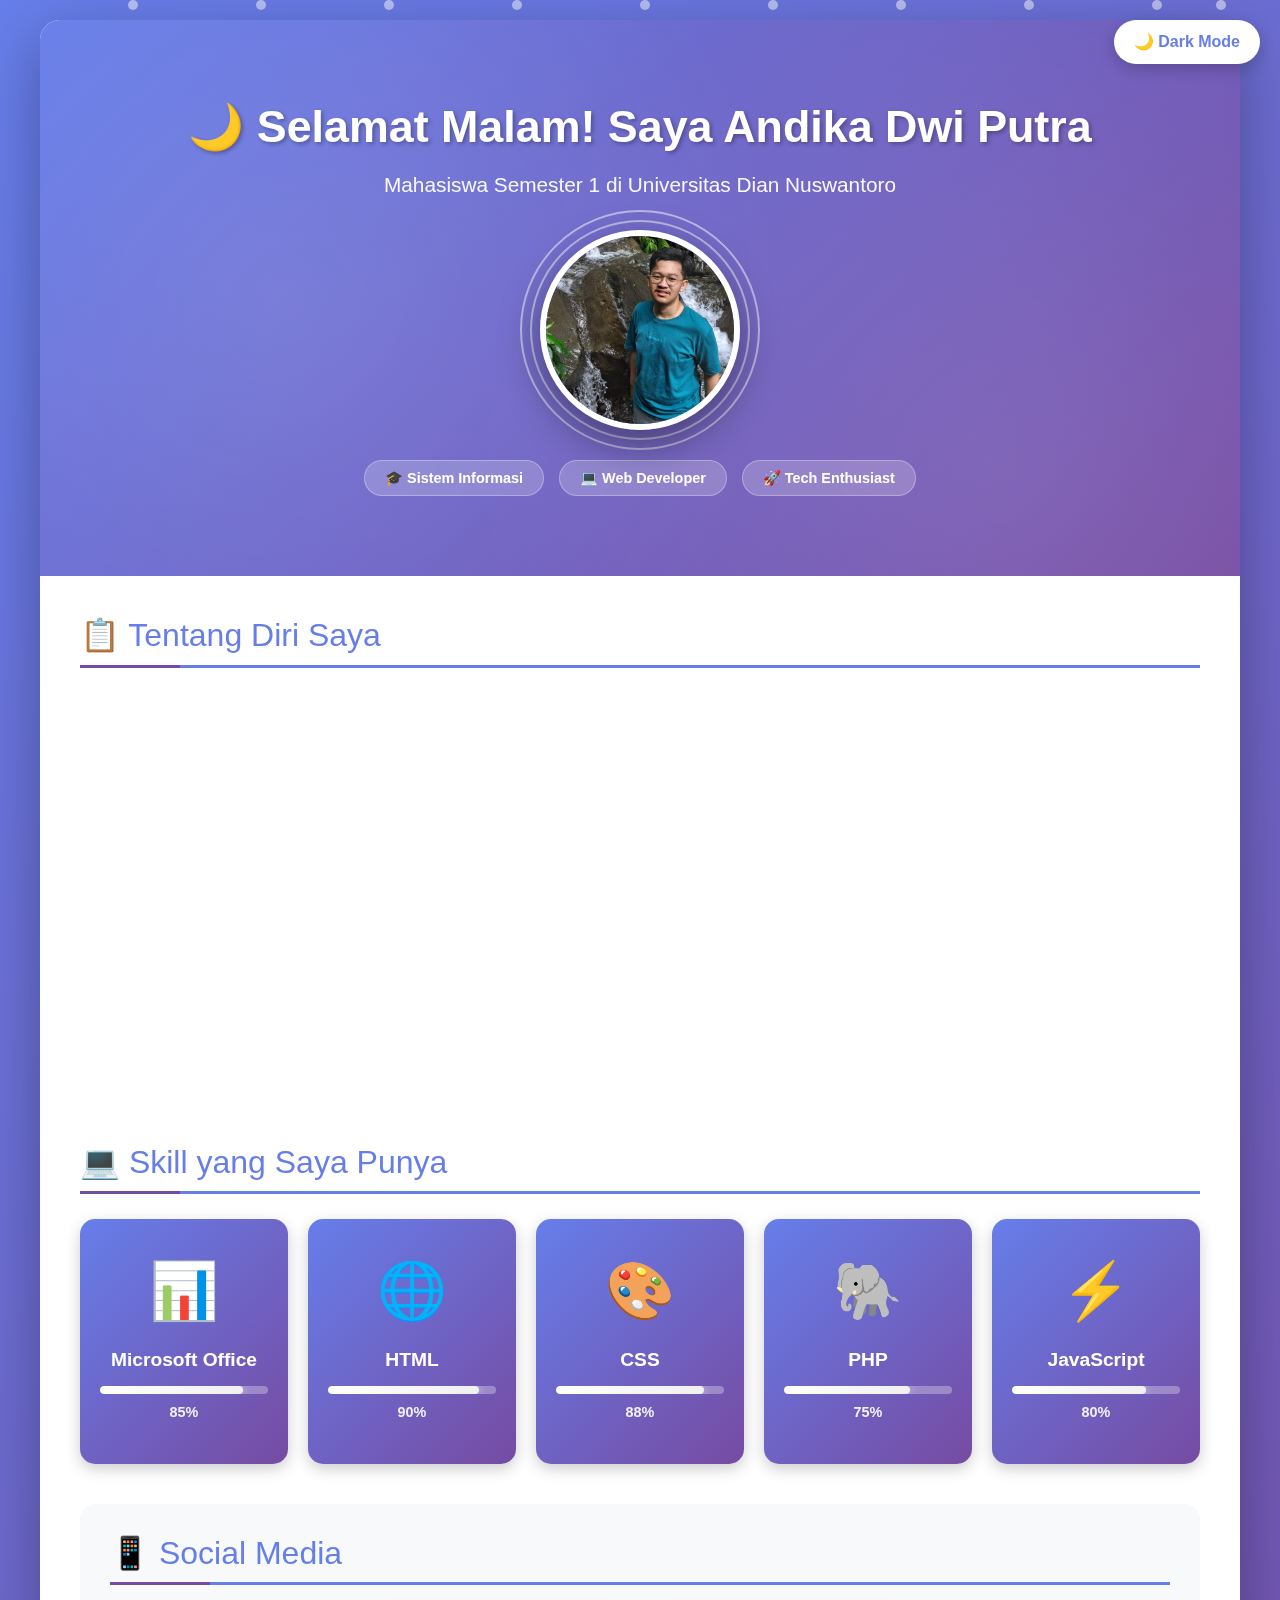
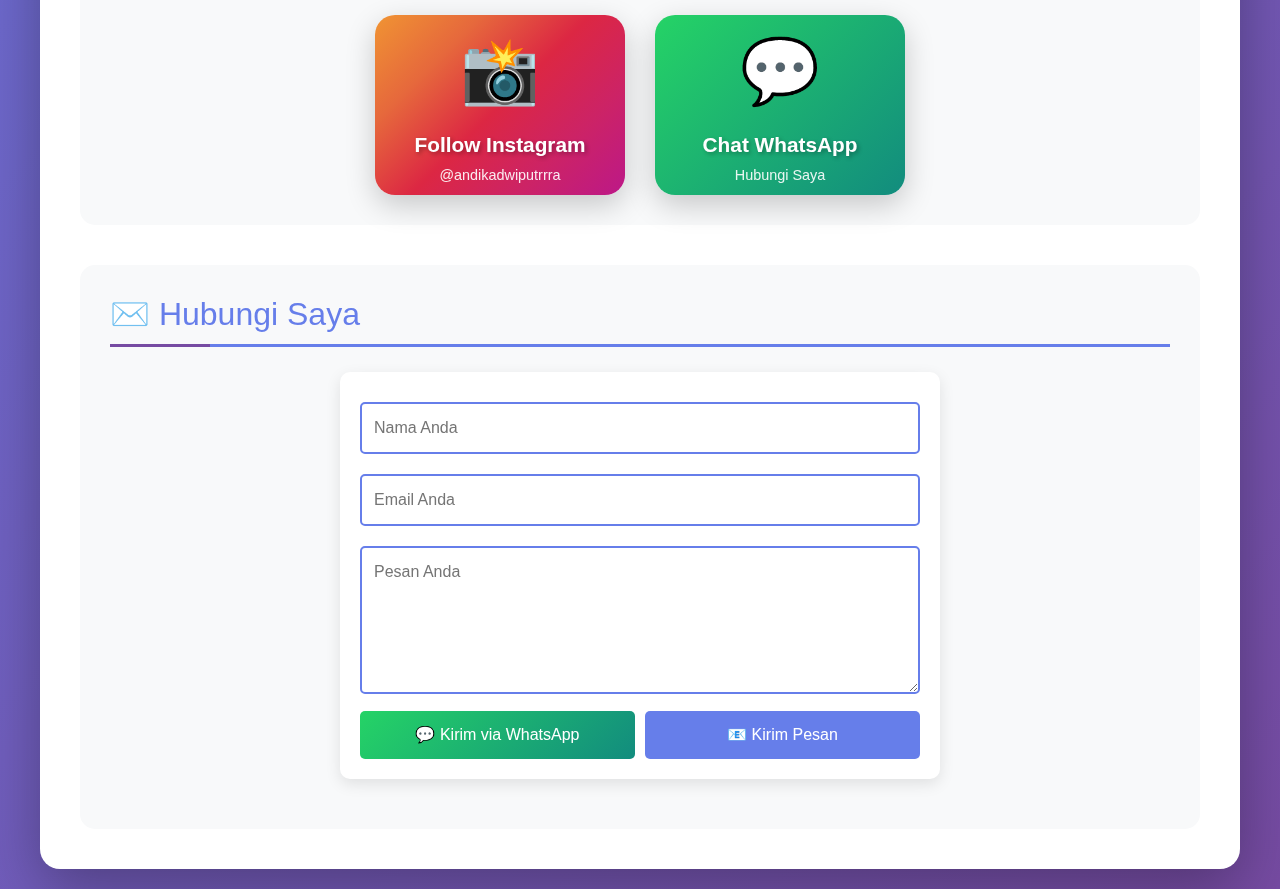
<file: index.html>
<!DOCTYPE html>
<html lang="en">
<head>
    <meta charset="UTF-8">
    <meta name="viewport" content="width=device-width, initial-scale=1.0">
    <title>PORTOFOLIO ANDIKA DWI PUTRA</title>
    
   
    <link href="https://cdnjs.cloudflare.com/ajax/libs/bootstrap/5.3.0/css/bootstrap.min.css" rel="stylesheet">
    
    <link rel="stylesheet" href="style.css">
</head>
<body>
    <!-- Floating Particles Background -->
    <div class="particles">
        <div class="particle"></div>
        <div class="particle"></div>
        <div class="particle"></div>
        <div class="particle"></div>
        <div class="particle"></div>
        <div class="particle"></div>
        <div class="particle"></div>
        <div class="particle"></div>
        <div class="particle"></div>
        <div class="particle"></div>
    </div>

    <button class="theme-toggle" onclick="toggleTheme()">🌙 Dark Mode</button>

    <div class="container-custom">
       
        <div class="hero-section">
            <div class="hero-overlay"></div>
            <div class="hero-content">
                <h1 id="greeting" class="glowing-text">Halo nama saya Andika Dwi Putra</h1>
                <p class="typing-effect">Mahasiswa Semester 1 di Universitas Dian Nuswantoro</p>
                <div class="profile-container">
                    <img src="andika.jpg" alt="foto andika" class="profile-img" id="profileImg">
                    <div class="profile-ring"></div>
                    <div class="profile-ring-2"></div>
                </div>
                <div class="hero-badges">
                    <span class="badge">🎓 Sistem Informasi</span>
                    <span class="badge">💻 Web Developer</span>
                    <span class="badge">🚀 Tech Enthusiast</span>
                </div>
            </div>
        </div>
        <div class="content-section">
            <h2 class="section-title animated-title">📋 Tentang Diri Saya</h2>
            <div class="info-card-container">
                <div class="info-card">
                    <div class="info-icon">👤</div>
                    <div class="info-label">Nama</div>
                    <div class="info-value">Andika Dwi Putra</div>
                </div>
                <div class="info-card">
                    <div class="info-icon">🎫</div>
                    <div class="info-label">NIM</div>
                    <div class="info-value">A12.2024.07164</div>
                </div>
                <div class="info-card">
                    <div class="info-icon">📚</div>
                    <div class="info-label">Program Studi</div>
                    <div class="info-value">Sistem Informasi</div>
                </div>
                <div class="info-card">
                    <div class="info-icon">🏛️</div>
                    <div class="info-label">Universitas</div>
                    <div class="info-value">Dian Nuswantoro</div>
                </div>
                <div class="info-card">
                    <div class="info-icon">📧</div>
                    <div class="info-label">Email</div>
                    <div class="info-value">andikaputradwi006@gmail.com</div>
                </div>
            </div>

            <table class="info-table" style="display: none;">
                <tr>
                    <th>Nama</th>
                    <td>Andika Dwi Putra</td>
                </tr>
                <tr>
                    <th>NIM</th>
                    <td>A12.2024.07164</td>
                </tr>
                <tr>
                    <th>Program Studi</th>
                    <td>Sistem Informasi</td>
                </tr>
                <tr>
                    <th>Universitas</th>
                    <td>Universitas Dian Nuswantoro</td>
                </tr>
                <tr>
                    <th>Email</th>
                    <td>andikaputradwi006@gmail.com</td>
                </tr>
            </table>

            <!-- SKILLS SECTION -->
            <h2 class="section-title animated-title">💻 Skill yang Saya Punya</h2>
            <div class="skills-container">
                <div class="skill-card skill-card-enhanced" onclick="showSkillInfo('Microsoft Office')">
                    <div class="skill-icon">📊</div>
                    <h4>Microsoft Office</h4>
                    <div class="skill-bar">
                        <div class="skill-progress" data-progress="85"></div>
                    </div>
                    <span class="skill-level">85%</span>
                </div>
                <div class="skill-card skill-card-enhanced" onclick="showSkillInfo('HTML')">
                    <div class="skill-icon">🌐</div>
                    <h4>HTML</h4>
                    <div class="skill-bar">
                        <div class="skill-progress" data-progress="90"></div>
                    </div>
                    <span class="skill-level">90%</span>
                </div>
                <div class="skill-card skill-card-enhanced" onclick="showSkillInfo('CSS')">
                    <div class="skill-icon">🎨</div>
                    <h4>CSS</h4>
                    <div class="skill-bar">
                        <div class="skill-progress" data-progress="88"></div>
                    </div>
                    <span class="skill-level">88%</span>
                </div>
                <div class="skill-card skill-card-enhanced" onclick="showSkillInfo('PHP')">
                    <div class="skill-icon">🐘</div>
                    <h4>PHP</h4>
                    <div class="skill-bar">
                        <div class="skill-progress" data-progress="75"></div>
                    </div>
                    <span class="skill-level">75%</span>
                </div>
                <div class="skill-card skill-card-enhanced" onclick="showSkillInfo('JavaScript')">
                    <div class="skill-icon">⚡</div>
                    <h4>JavaScript</h4>
                    <div class="skill-bar">
                        <div class="skill-progress" data-progress="80"></div>
                    </div>
                    <span class="skill-level">80%</span>
                </div>
            </div>

            <div class="interactive-section">
                <h2 class="section-title animated-title">📱 Social Media</h2>
                <div class="social-media-container">
                    <a href="https://www.instagram.com/andikadwiputrrra" target="_blank" class="animated-social-btn instagram-btn" id="instagramBtn">
                        <span class="icon">📸</span>
                        <span class="text">Follow Instagram</span>
                        <span class="follower-count">@andikadwiputrrra</span>
                    </a>
                    <a href="https://wa.me/6281215276475" target="_blank" class="animated-social-btn whatsapp-btn" id="whatsappBtn">
                        <span class="icon">💬</span>
                        <span class="text">Chat WhatsApp</span>
                        <span class="follower-count">Hubungi Saya</span>
                    </a>
                </div>
            </div>

            
            <div class="interactive-section">
                <h2 class="section-title animated-title">✉️ Hubungi Saya</h2>
                <form class="contact-form" onsubmit="handleSubmit(event)">
                    <input type="text" id="contactName" placeholder="Nama Anda" required>
                    <input type="email" id="contactEmail" placeholder="Email Anda" required>
                    <textarea id="contactMessage" rows="5" placeholder="Pesan Anda" required></textarea>
                    
                    <div style="display: flex; gap: 10px; flex-wrap: wrap;">
                        <button type="button" onclick="sendViaWhatsApp()" style="flex: 1; min-width: 200px; background: linear-gradient(135deg, #25D366 0%, #128C7E 100%);">
                            💬 Kirim via WhatsApp
                        </button>
                        <button type="submit" style="flex: 1; min-width: 200px;">
                            📧 Kirim Pesan
                        </button>
                    </div>
                </form>
                <div class="result" id="resultContact"></div>
            </div>
        </div>
    </div>

    <script src="https://cdnjs.cloudflare.com/ajax/libs/bootstrap/5.3.0/js/bootstrap.bundle.min.js"></script>
    
    <script src="script.js"></script>
</body>
</html>
</file>
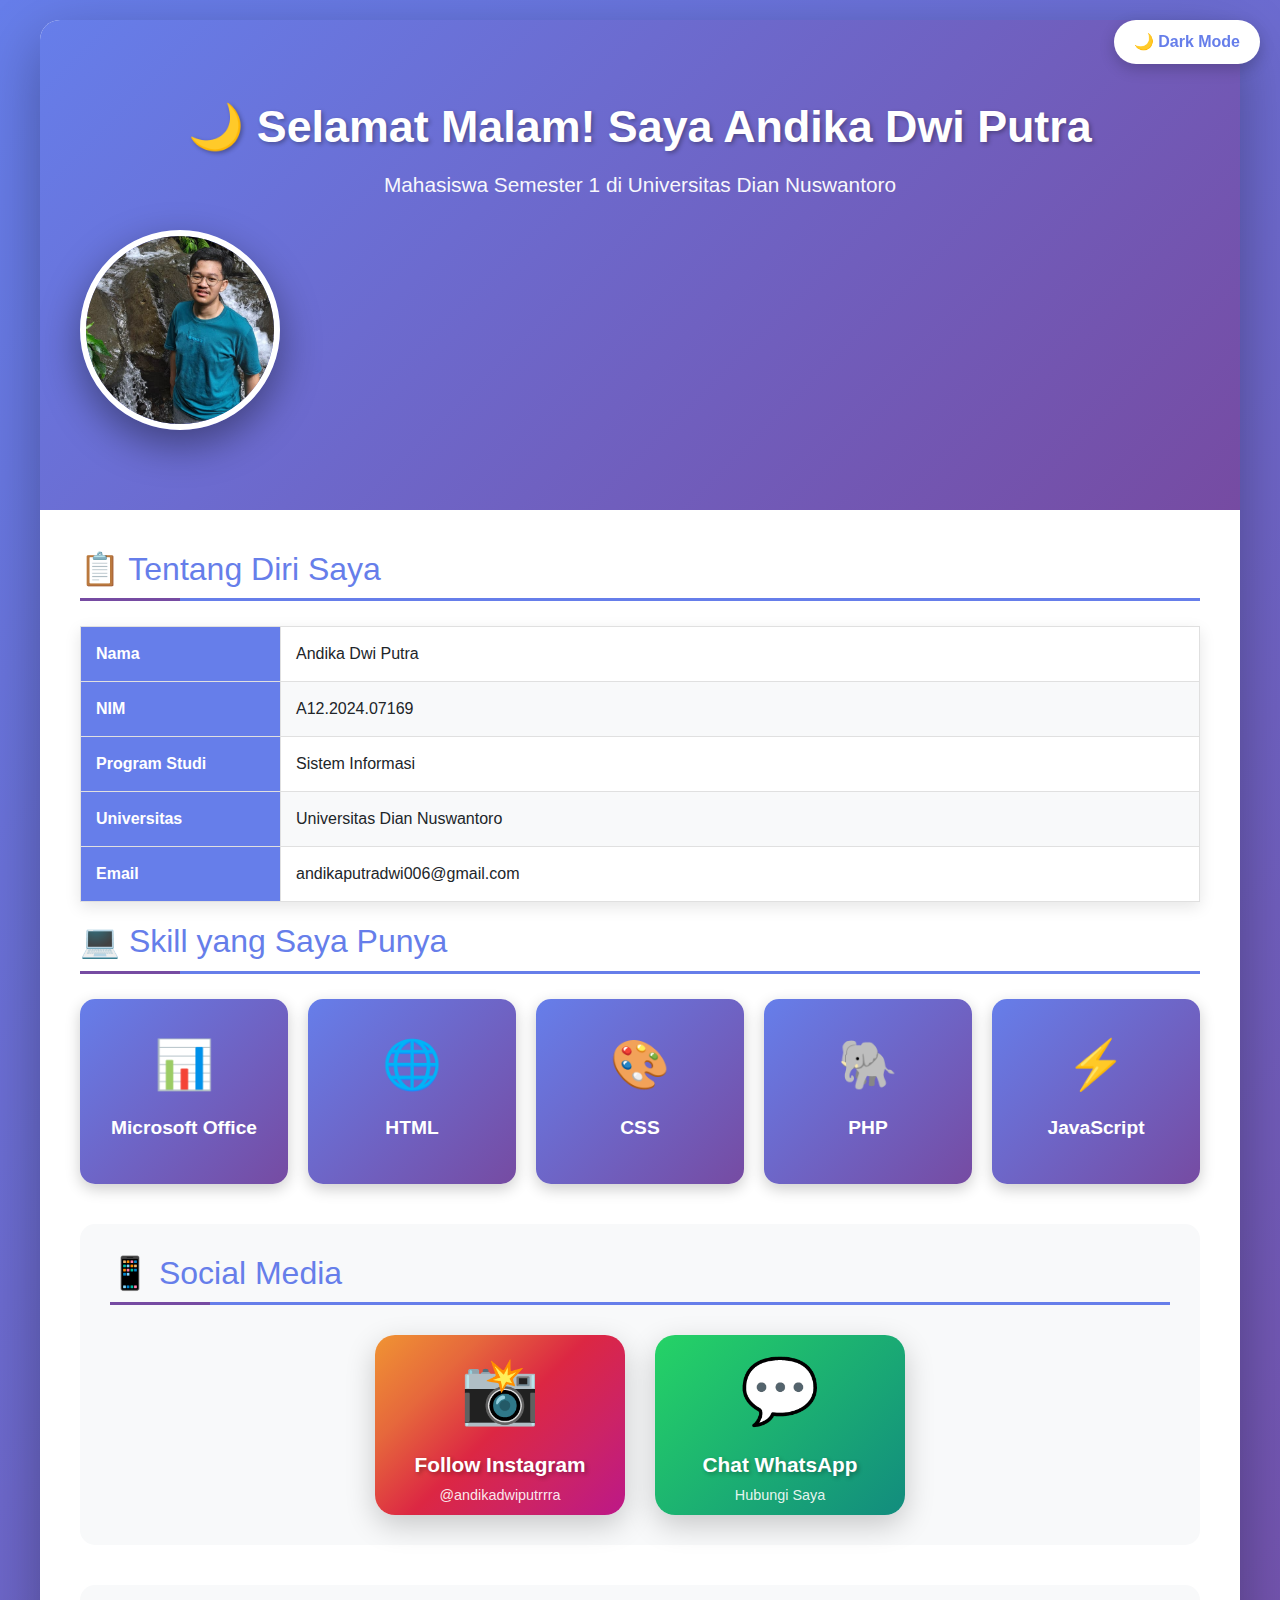
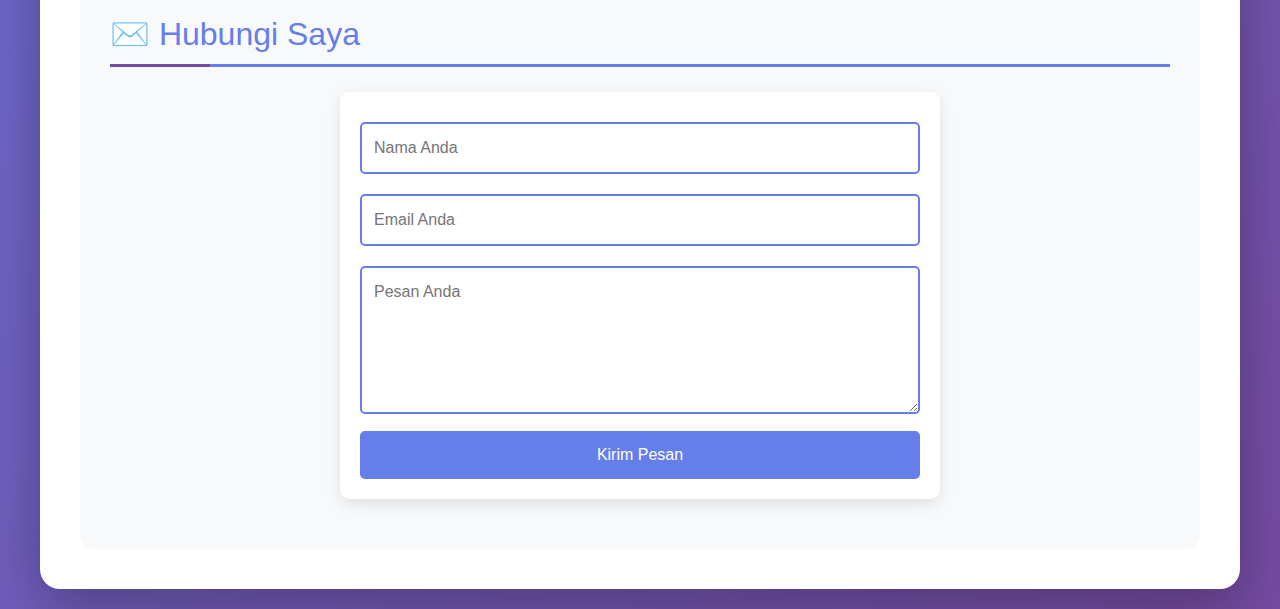
<file: andikaa.html>
<!DOCTYPE html>
<html lang="en">
<head>
    <meta charset="UTF-8">
    <meta name="viewport" content="width=device-width, initial-scale=1.0">
    <title>PORTOFOLIO ANDIKA DWI PUTRA</title>
    
   
    <link href="https://cdnjs.cloudflare.com/ajax/libs/bootstrap/5.3.0/css/bootstrap.min.css" rel="stylesheet">
    
    <link rel="stylesheet" href="style.css">
</head>
<body>
 
    <button class="theme-toggle" onclick="toggleTheme()">🌙 Dark Mode</button>

    <div class="container-custom">
       
        <div class="hero-section">
            <h1 id="greeting">Halo nama saya Andika Dwi Putra</h1>
            <p>Mahasiswa Semester 1 di Universitas Dian Nuswantoro</p>
            <img src="andika.jpg" alt="foto andika" class="profile-img" id="profileImg">
            <div>
            </div>
        </div>
        <div class="content-section">
            <h2 class="section-title">📋 Tentang Diri Saya</h2>
            <table class="info-table">
                <tr>
                    <th>Nama</th>
                    <td>Andika Dwi Putra</td>
                </tr>
                <tr>
                    <th>NIM</th>
                    <td>A12.2024.07169</td>
                </tr>
                <tr>
                    <th>Program Studi</th>
                    <td>Sistem Informasi</td>
                </tr>
                <tr>
                    <th>Universitas</th>
                    <td>Universitas Dian Nuswantoro</td>
                </tr>
                <tr>
                    <th>Email</th>
                    <td>andikaputradwi006@gmail.com</td>
                </tr>
            </table>

            <!-- SKILLS SECTION -->
            <h2 class="section-title">💻 Skill yang Saya Punya</h2>
            <div class="skills-container">
                <div class="skill-card" onclick="showSkillInfo('Microsoft Office')">
                    <div style="font-size: 3rem;">📊</div>
                    <h4>Microsoft Office</h4>
                </div>
                <div class="skill-card" onclick="showSkillInfo('HTML')">
                    <div style="font-size: 3rem;">🌐</div>
                    <h4>HTML</h4>
                </div>
                <div class="skill-card" onclick="showSkillInfo('CSS')">
                    <div style="font-size: 3rem;">🎨</div>
                    <h4>CSS</h4>
                </div>
                <div class="skill-card" onclick="showSkillInfo('PHP')">
                    <div style="font-size: 3rem;">🐘</div>
                    <h4>PHP</h4>
                </div>
                <div class="skill-card" onclick="showSkillInfo('JavaScript')">
                    <div style="font-size: 3rem;">⚡</div>
                    <h4>JavaScript</h4>
                </div>
            </div>

            <div class="interactive-section">
                <h2 class="section-title">📱 Social Media</h2>
                <div class="social-media-container">
                    <a href="https://www.instagram.com/andikadwiputrrra" target="_blank" class="animated-social-btn instagram-btn" id="instagramBtn">
                        <span class="icon">📸</span>
                        <span class="text">Follow Instagram</span>
                        <span class="follower-count">@andikadwiputrrra</span>
                    </a>
                    <a href="https://wa.me/6281215276475" target="_blank" class="animated-social-btn whatsapp-btn" id="whatsappBtn">
                        <span class="icon">💬</span>
                        <span class="text">Chat WhatsApp</span>
                        <span class="follower-count">Hubungi Saya</span>
                    </a>
                </div>
            </div>

            
            <div class="interactive-section">
                <h2 class="section-title">✉️ Hubungi Saya</h2>
                <form class="contact-form" onsubmit="handleSubmit(event)">
                    <input type="text" id="contactName" placeholder="Nama Anda" required>
                    <input type="email" id="contactEmail" placeholder="Email Anda" required>
                    <textarea id="contactMessage" rows="5" placeholder="Pesan Anda" required></textarea>
                    <button type="submit">Kirim Pesan</button>
                </form>
                <div class="result" id="resultContact"></div>
            </div>
        </div>
    </div>

    <script src="https://cdnjs.cloudflare.com/ajax/libs/bootstrap/5.3.0/js/bootstrap.bundle.min.js"></script>
    
    <script src="script.js"></script>
</body>
</html>
</file>
<file: style.css>
* {
    margin: 0;
    padding: 0;
    box-sizing: border-box;
}

body {
    font-family: 'Segoe UI', Tahoma, Geneva, Verdana, sans-serif;
    background: linear-gradient(135deg, #667eea 0%, #764ba2 100%);
    min-height: 100vh;
    padding: 20px;
    position: relative;
    overflow-x: hidden;
}

/* Floating Particles */
.particles {
    position: fixed;
    top: 0;
    left: 0;
    width: 100%;
    height: 100%;
    overflow: hidden;
    pointer-events: none;
    z-index: 0;
}

.particle {
    position: absolute;
    width: 10px;
    height: 10px;
    background: rgba(255, 255, 255, 0.5);
    border-radius: 50%;
    animation: float 15s infinite ease-in-out;
}

.particle:nth-child(1) { left: 10%; animation-delay: 0s; animation-duration: 12s; }
.particle:nth-child(2) { left: 20%; animation-delay: 2s; animation-duration: 15s; }
.particle:nth-child(3) { left: 30%; animation-delay: 4s; animation-duration: 10s; }
.particle:nth-child(4) { left: 40%; animation-delay: 1s; animation-duration: 13s; }
.particle:nth-child(5) { left: 50%; animation-delay: 3s; animation-duration: 14s; }
.particle:nth-child(6) { left: 60%; animation-delay: 5s; animation-duration: 11s; }
.particle:nth-child(7) { left: 70%; animation-delay: 2s; animation-duration: 16s; }
.particle:nth-child(8) { left: 80%; animation-delay: 4s; animation-duration: 12s; }
.particle:nth-child(9) { left: 90%; animation-delay: 1s; animation-duration: 15s; }
.particle:nth-child(10) { left: 95%; animation-delay: 3s; animation-duration: 13s; }

@keyframes float {
    0% {
        transform: translateY(100vh) scale(0);
        opacity: 0;
    }
    10% {
        opacity: 1;
    }
    90% {
        opacity: 1;
    }
    100% {
        transform: translateY(-100vh) scale(1);
        opacity: 0;
    }
}

.container-custom {
    max-width: 1200px;
    margin: 0 auto;
    background: white;
    border-radius: 20px;
    box-shadow: 0 20px 60px rgba(0, 0, 0, 0.3);
    overflow: hidden;
    position: relative;
    z-index: 1;
}
.hero-section {
    background: linear-gradient(135deg, #667eea 0%, #764ba2 100%);
    color: white;
    padding: 80px 40px;
    text-align: center;
    position: relative;
    overflow: hidden;
}

.hero-overlay {
    position: absolute;
    top: 0;
    left: 0;
    right: 0;
    bottom: 0;
    background: 
        radial-gradient(circle at 20% 50%, rgba(255, 255, 255, 0.1) 0%, transparent 50%),
        radial-gradient(circle at 80% 80%, rgba(255, 255, 255, 0.1) 0%, transparent 50%);
    pointer-events: none;
}

.hero-content {
    position: relative;
    z-index: 1;
}

.hero-section h1 {
    font-size: 2.8rem;
    margin-bottom: 15px;
    animation: fadeInDown 1s ease;
    font-weight: 700;
    text-shadow: 2px 2px 4px rgba(0, 0, 0, 0.3);
}

.glowing-text {
    animation: glow 2s ease-in-out infinite alternate;
}

@keyframes glow {
    from {
        text-shadow: 0 0 10px #fff, 0 0 20px #fff, 0 0 30px #667eea;
    }
    to {
        text-shadow: 0 0 20px #fff, 0 0 30px #764ba2, 0 0 40px #764ba2;
    }
}

.hero-section p {
    font-size: 1.3rem;
    opacity: 0.95;
    animation: fadeInUp 1s ease;
    margin-bottom: 30px;
}

.hero-badges {
    display: flex;
    gap: 15px;
    justify-content: center;
    flex-wrap: wrap;
    margin-top: 30px;
}

.badge {
    background: rgba(255, 255, 255, 0.2);
    backdrop-filter: blur(10px);
    padding: 10px 20px;
    border-radius: 20px;
    font-size: 0.9rem;
    font-weight: 600;
    border: 1px solid rgba(255, 255, 255, 0.3);
    transition: all 0.3s ease;
}

.badge:hover {
    background: rgba(255, 255, 255, 0.3);
    transform: translateY(-5px);
}

@keyframes fadeInDown {
    from {
        opacity: 0;
        transform: translateY(-30px);
    }
    to {
        opacity: 1;
        transform: translateY(0);
    }
}

@keyframes fadeInUp {
    from {
        opacity: 0;
        transform: translateY(30px);
    }
    to {
        opacity: 1;
        transform: translateY(0);
    }
}

@keyframes pulse {
    0%, 100% {
        transform: scale(1);
        box-shadow: 0 10px 30px rgba(0, 0, 0, 0.2);
    }
    50% {
        transform: scale(1.05);
        box-shadow: 0 15px 40px rgba(0, 0, 0, 0.3);
    }
}

@keyframes bounce {
    0%, 100% {
        transform: translateY(0);
    }
    50% {
        transform: translateY(-10px);
    }
}

@keyframes rotate {
    0% {
        transform: rotate(0deg);
    }
    100% {
        transform: rotate(360deg);
    }
}

.profile-container {
    position: relative;
    width: 200px;
    height: 200px;
    margin: 30px auto;
}

.profile-img {
    width: 200px;
    height: 200px;
    border-radius: 50%;
    border: 6px solid white;
    display: block;
    box-shadow: 0 15px 40px rgba(0, 0, 0, 0.4);
    transition: all 0.5s ease;
    position: relative;
    z-index: 2;
    object-fit: cover;
}

.profile-img:hover {
    transform: scale(1.1) rotate(5deg);
    box-shadow: 0 20px 50px rgba(0, 0, 0, 0.5);
}

.profile-ring,
.profile-ring-2 {
    position: absolute;
    top: 50%;
    left: 50%;
    transform: translate(-50%, -50%);
    border-radius: 50%;
    border: 2px solid rgba(255, 255, 255, 0.5);
    pointer-events: none;
}

.profile-ring {
    width: 220px;
    height: 220px;
    animation: ringPulse 2s infinite ease-in-out;
}

.profile-ring-2 {
    width: 240px;
    height: 240px;
    animation: ringPulse 2s infinite ease-in-out 1s;
}

@keyframes ringPulse {
    0%, 100% {
        transform: translate(-50%, -50%) scale(1);
        opacity: 1;
    }
    50% {
        transform: translate(-50%, -50%) scale(1.1);
        opacity: 0.5;
    }
}

.social-btn {
    display: inline-block;
    margin-top: 20px;
    padding: 12px 30px;
    background: white;
    color: #667eea;
    text-decoration: none;
    border-radius: 25px;
    font-weight: bold;
    transition: all 0.3s ease;
}

.social-btn:hover {
    background: #764ba2;
    color: white;
    transform: translateY(-3px);
    box-shadow: 0 10px 20px rgba(0, 0, 0, 0.2);
}

.content-section {
    padding: 40px;
}

.section-title {
    color: #667eea;
    font-size: 2rem;
    margin-bottom: 25px;
    padding-bottom: 10px;
    border-bottom: 3px solid #667eea;
    position: relative;
}

.animated-title {
    animation: slideInLeft 0.8s ease;
}

@keyframes slideInLeft {
    from {
        opacity: 0;
        transform: translateX(-50px);
    }
    to {
        opacity: 1;
        transform: translateX(0);
    }
}

.section-title::after {
    content: '';
    position: absolute;
    bottom: -3px;
    left: 0;
    width: 100px;
    height: 3px;
    background: #764ba2;
    animation: borderGrow 1s ease;
}

@keyframes borderGrow {
    from { width: 0; }
    to { width: 100px; }
}
.info-table {
    width: 100%;
    margin: 20px 0;
    border-collapse: collapse;
    box-shadow: 0 5px 15px rgba(0, 0, 0, 0.1);
}

.info-table th,
.info-table td {
    padding: 15px;
    text-align: left;
    border: 1px solid #e0e0e0;
}

.info-table th {
    background: #667eea;
    color: white;
    font-weight: 600;
    width: 200px;
}

.info-table tr:nth-child(even) {
    background: #f8f9fa;
}

.info-table tr:hover {
    background: #e7f3ff;
    transition: background 0.3s ease;
}

/* Info Cards - Modern Alternative to Table */
.info-card-container {
    display: grid;
    grid-template-columns: repeat(auto-fit, minmax(280px, 1fr));
    gap: 25px;
    margin: 30px 0;
}

.info-card {
    background: linear-gradient(135deg, #ffffff 0%, #f8f9fa 100%);
    padding: 30px;
    border-radius: 15px;
    box-shadow: 0 5px 20px rgba(0, 0, 0, 0.1);
    transition: all 0.4s ease;
    border: 2px solid transparent;
    position: relative;
    overflow: hidden;
}

.info-card::before {
    content: '';
    position: absolute;
    top: 0;
    left: 0;
    width: 100%;
    height: 4px;
    background: linear-gradient(90deg, #667eea, #764ba2);
    transform: scaleX(0);
    transition: transform 0.4s ease;
}

.info-card:hover::before {
    transform: scaleX(1);
}

.info-card:hover {
    transform: translateY(-10px);
    box-shadow: 0 15px 40px rgba(102, 126, 234, 0.3);
    border-color: #667eea;
}

.info-icon {
    font-size: 2.5rem;
    margin-bottom: 15px;
    animation: bounce 2s infinite;
}

.info-label {
    font-size: 0.9rem;
    color: #667eea;
    font-weight: 600;
    text-transform: uppercase;
    letter-spacing: 1px;
    margin-bottom: 8px;
}

.info-value {
    font-size: 1.1rem;
    color: #333;
    font-weight: 500;
}

.skills-container {
    display: grid;
    grid-template-columns: repeat(auto-fit, minmax(200px, 1fr));
    gap: 20px;
    margin-top: 20px;
}

.skill-card {
    background: linear-gradient(135deg, #667eea 0%, #764ba2 100%);
    color: white;
    padding: 30px 20px;
    border-radius: 15px;
    text-align: center;
    cursor: pointer;
    transition: all 0.4s ease;
    box-shadow: 0 5px 15px rgba(0, 0, 0, 0.2);
    position: relative;
    overflow: hidden;
}

.skill-card::before {
    content: '';
    position: absolute;
    top: 0;
    left: -100%;
    width: 100%;
    height: 100%;
    background: linear-gradient(90deg, transparent, rgba(255, 255, 255, 0.2), transparent);
    transition: left 0.5s ease;
}

.skill-card:hover::before {
    left: 100%;
}

.skill-card:hover {
    transform: translateY(-15px) scale(1.05);
    box-shadow: 0 20px 40px rgba(102, 126, 234, 0.4);
}

.skill-card-enhanced {
    padding-bottom: 40px;
}

.skill-icon {
    font-size: 3.5rem;
    margin-bottom: 15px;
    animation: bounce 2s infinite;
}

.skill-card:hover .skill-icon {
    animation: rotate 0.6s ease;
}

.skill-card h4 {
    margin: 15px 0;
    font-size: 1.2rem;
    font-weight: 600;
}

.skill-bar {
    width: 100%;
    height: 8px;
    background: rgba(255, 255, 255, 0.3);
    border-radius: 10px;
    margin-top: 15px;
    overflow: hidden;
}

.skill-progress {
    height: 100%;
    background: linear-gradient(90deg, #fff, #f0f0f0);
    border-radius: 10px;
    width: 0;
    transition: width 1.5s ease;
    box-shadow: 0 0 10px rgba(255, 255, 255, 0.5);
}

.skill-level {
    display: block;
    margin-top: 8px;
    font-size: 0.9rem;
    font-weight: 600;
    opacity: 0.9;
}

.skill-card i {
    font-size: 3rem;
    margin-bottom: 10px;
}


.interactive-section {
    margin-top: 40px;
    padding: 30px;
    background: #f8f9fa;
    border-radius: 15px;
}


.social-media-container {
    display: flex;
    gap: 30px;
    justify-content: center;
    flex-wrap: wrap;
    margin-top: 30px;
}

.animated-social-btn {
    position: relative;
    display: flex;
    flex-direction: column;
    align-items: center;
    justify-content: center;
    width: 250px;
    height: 180px;
    text-decoration: none;
    border-radius: 20px;
    overflow: hidden;
    transition: all 0.4s ease;
    box-shadow: 0 10px 30px rgba(0, 0, 0, 0.2);
}

.instagram-btn {
    background: linear-gradient(135deg, #f09433 0%, #e6683c 25%, #dc2743 50%, #cc2366 75%, #bc1888 100%);
    animation: pulse 2s infinite;
}

.whatsapp-btn {
    background: linear-gradient(135deg, #25D366 0%, #128C7E 100%);
    animation: pulse 2s infinite 1s;
}

.animated-social-btn:hover {
    transform: translateY(-10px) scale(1.08);
    box-shadow: 0 20px 50px rgba(0, 0, 0, 0.4);
}

.animated-social-btn .icon {
    font-size: 4rem;
    margin-bottom: 10px;
    animation: bounce 1s infinite;
}

.animated-social-btn:hover .icon {
    animation: rotate 0.6s ease;
}

.animated-social-btn .text {
    font-size: 1.3rem;
    font-weight: bold;
    color: white;
    margin-bottom: 5px;
    text-shadow: 2px 2px 4px rgba(0, 0, 0, 0.3);
}

.animated-social-btn .follower-count {
    font-size: 0.9rem;
    color: rgba(255, 255, 255, 0.9);
    font-weight: 500;
}

.theme-toggle {
    position: fixed;
    top: 20px;
    right: 20px;
    padding: 10px 20px;
    background: white;
    border: none;
    border-radius: 25px;
    cursor: pointer;
    box-shadow: 0 5px 15px rgba(0, 0, 0, 0.2);
    font-weight: bold;
    color: #667eea;
    transition: all 0.3s ease;
    z-index: 1000;
}

.theme-toggle:hover {
    transform: scale(1.1);
}

.dark-mode {
    background: #1a1a2e;
    color: #eee;
}

.dark-mode .container-custom {
    background: #16213e;
    color: #eee;
}

.dark-mode .info-table td {
    background: #0f3460;
    color: #eee;
    border-color: #16213e;
}

.dark-mode .info-table tr:nth-child(even) {
    background: #1a1a2e;
}

.dark-mode .interactive-section {
    background: #0f3460;
}

.dark-mode .contact-form {
    background: #16213e;
    color: #eee;
}

.dark-mode .info-card {
    background: linear-gradient(135deg, #0f3460 0%, #16213e 100%);
    border-color: #667eea;
}

.dark-mode .info-value {
    color: #eee;
}

.dark-mode .particle {
    background: rgba(102, 126, 234, 0.5);
}
.visitor-counter {
    text-align: center;
    padding: 20px;
    background: #667eea;
    color: white;
    font-size: 1.2rem;
    font-weight: bold;
}

.result {
    margin-top: 15px;
    padding: 15px;
    background: #e7f3ff;
    border-left: 4px solid #667eea;
    border-radius: 5px;
    display: none;
}


.contact-form {
    max-width: 600px;
    margin: 20px auto;
    padding: 20px;
    background: white;
    border-radius: 10px;
    box-shadow: 0 5px 15px rgba(0, 0, 0, 0.1);
}

.contact-form input,
.contact-form textarea {
    width: 100%;
    padding: 12px;
    margin: 10px 0;
    border: 2px solid #667eea;
    border-radius: 5px;
    font-size: 1rem;
}

.contact-form button {
    width: 100%;
    padding: 12px;
    background: #667eea;
    color: white;
    border: none;
    border-radius: 5px;
    font-size: 1rem;
    cursor: pointer;
    transition: all 0.3s ease;
}

.contact-form button:hover {
    background: #764ba2;
}


@media (max-width: 768px) {
    .hero-section h1 {
        font-size: 1.8rem;
    }

    .skills-container {
        grid-template-columns: 1fr;
    }

    .content-section {
        padding: 20px;
    }

    .info-table th {
        width: auto;
    }

    .social-media-container {
        flex-direction: column;
        align-items: center;
    }

    .animated-social-btn {
        width: 100%;
        max-width: 300px;
    }
}
</file>
